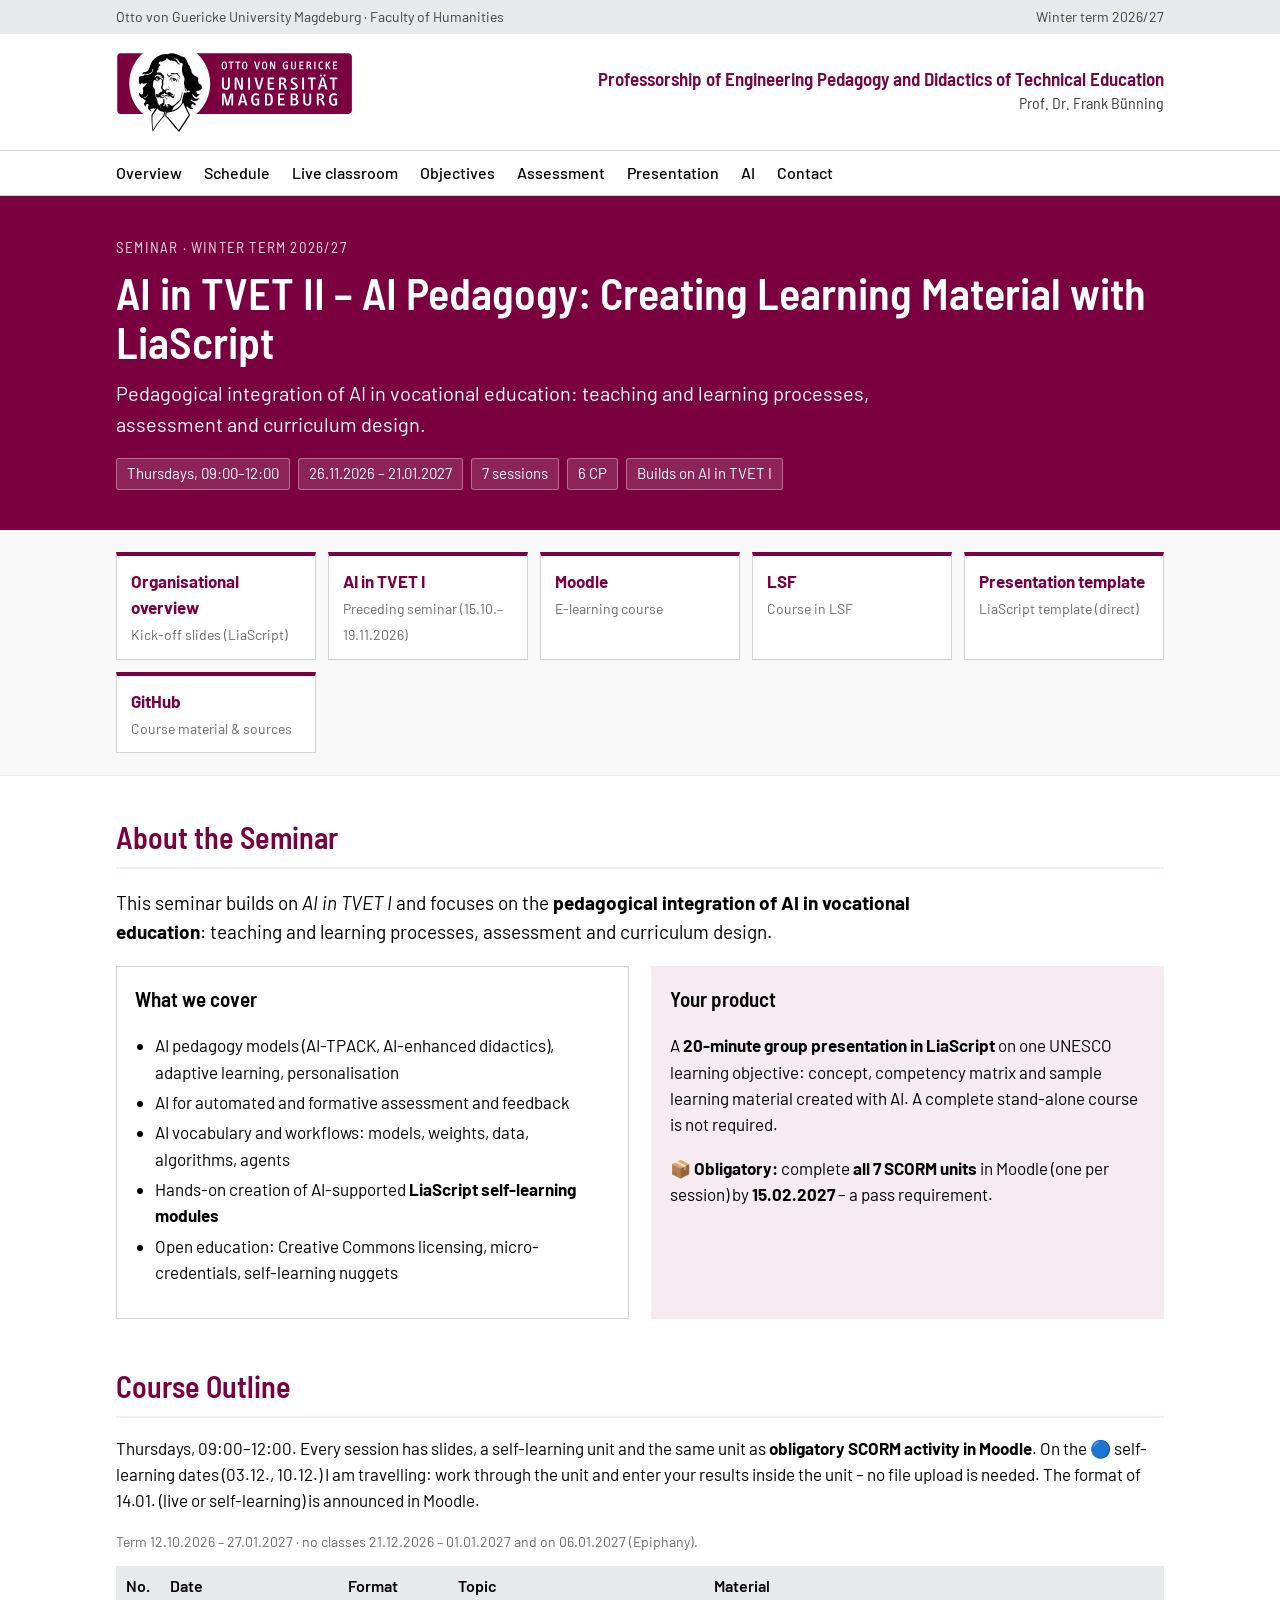
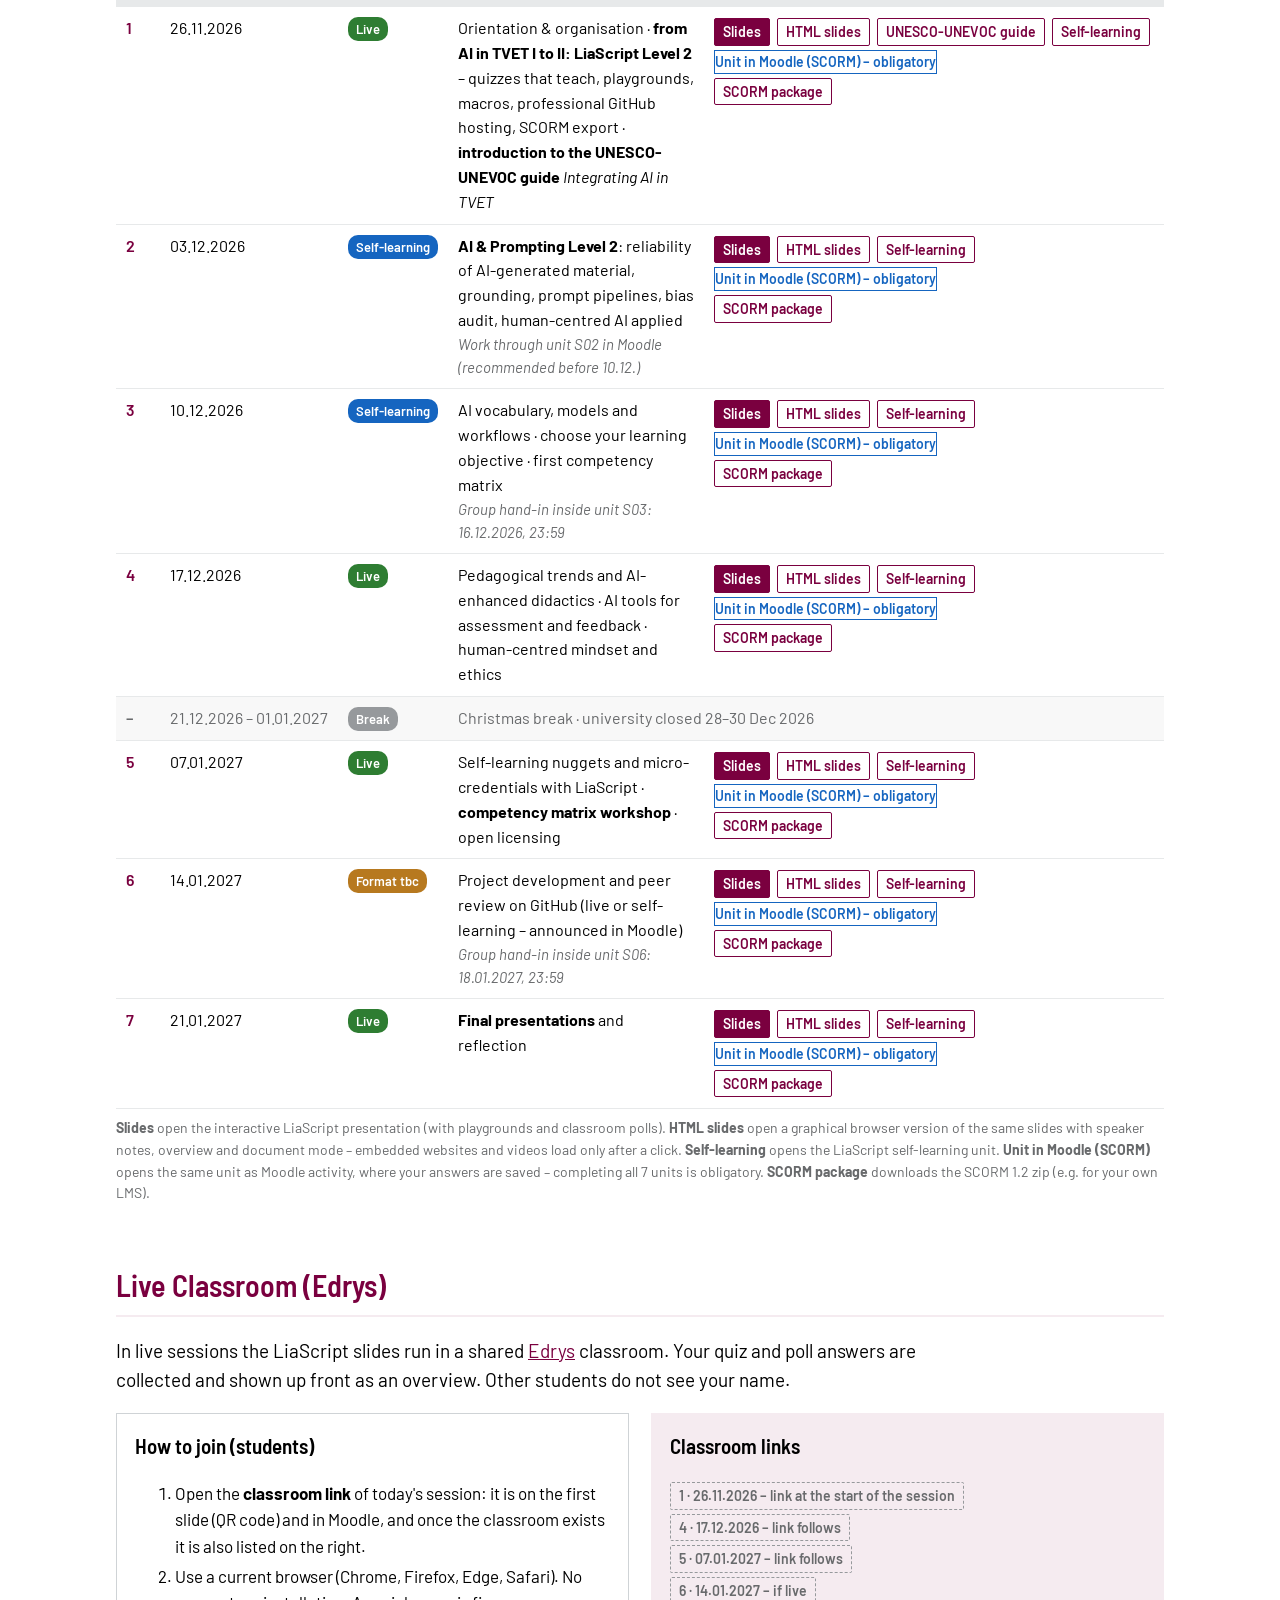
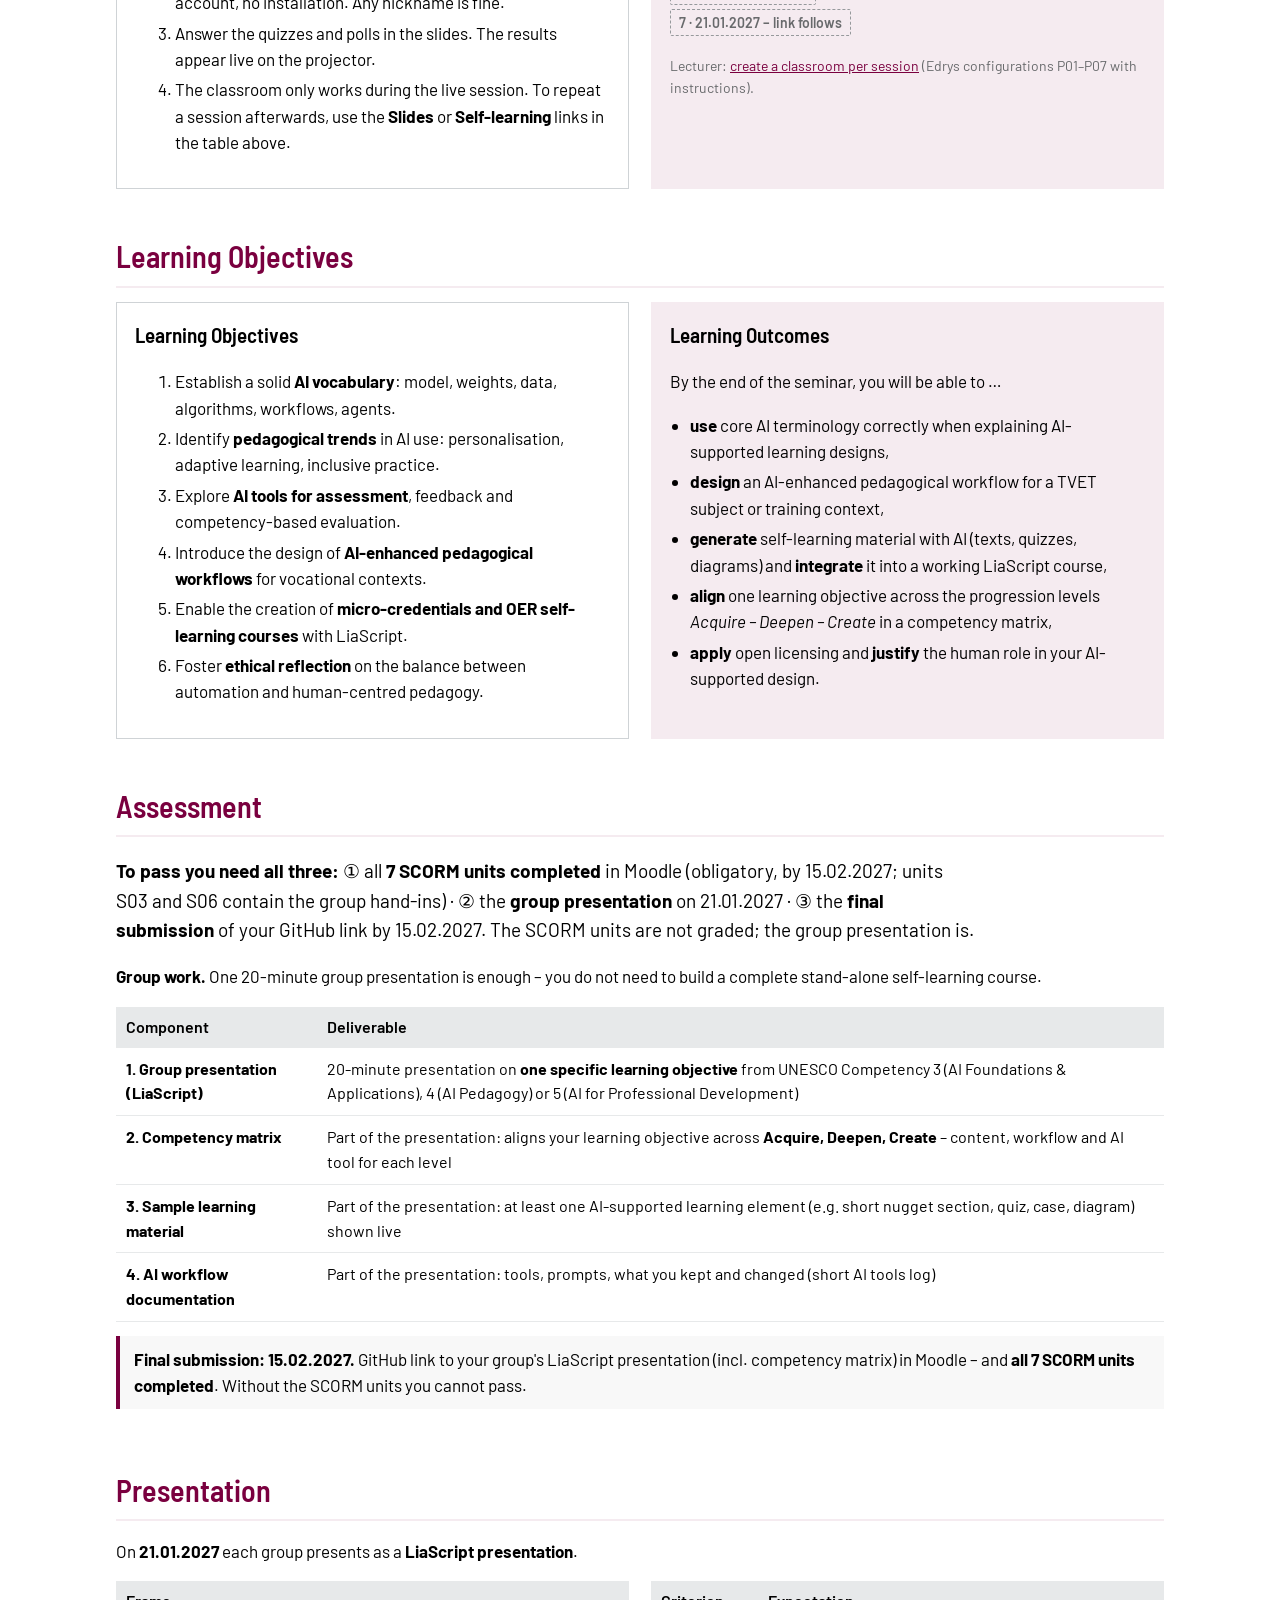
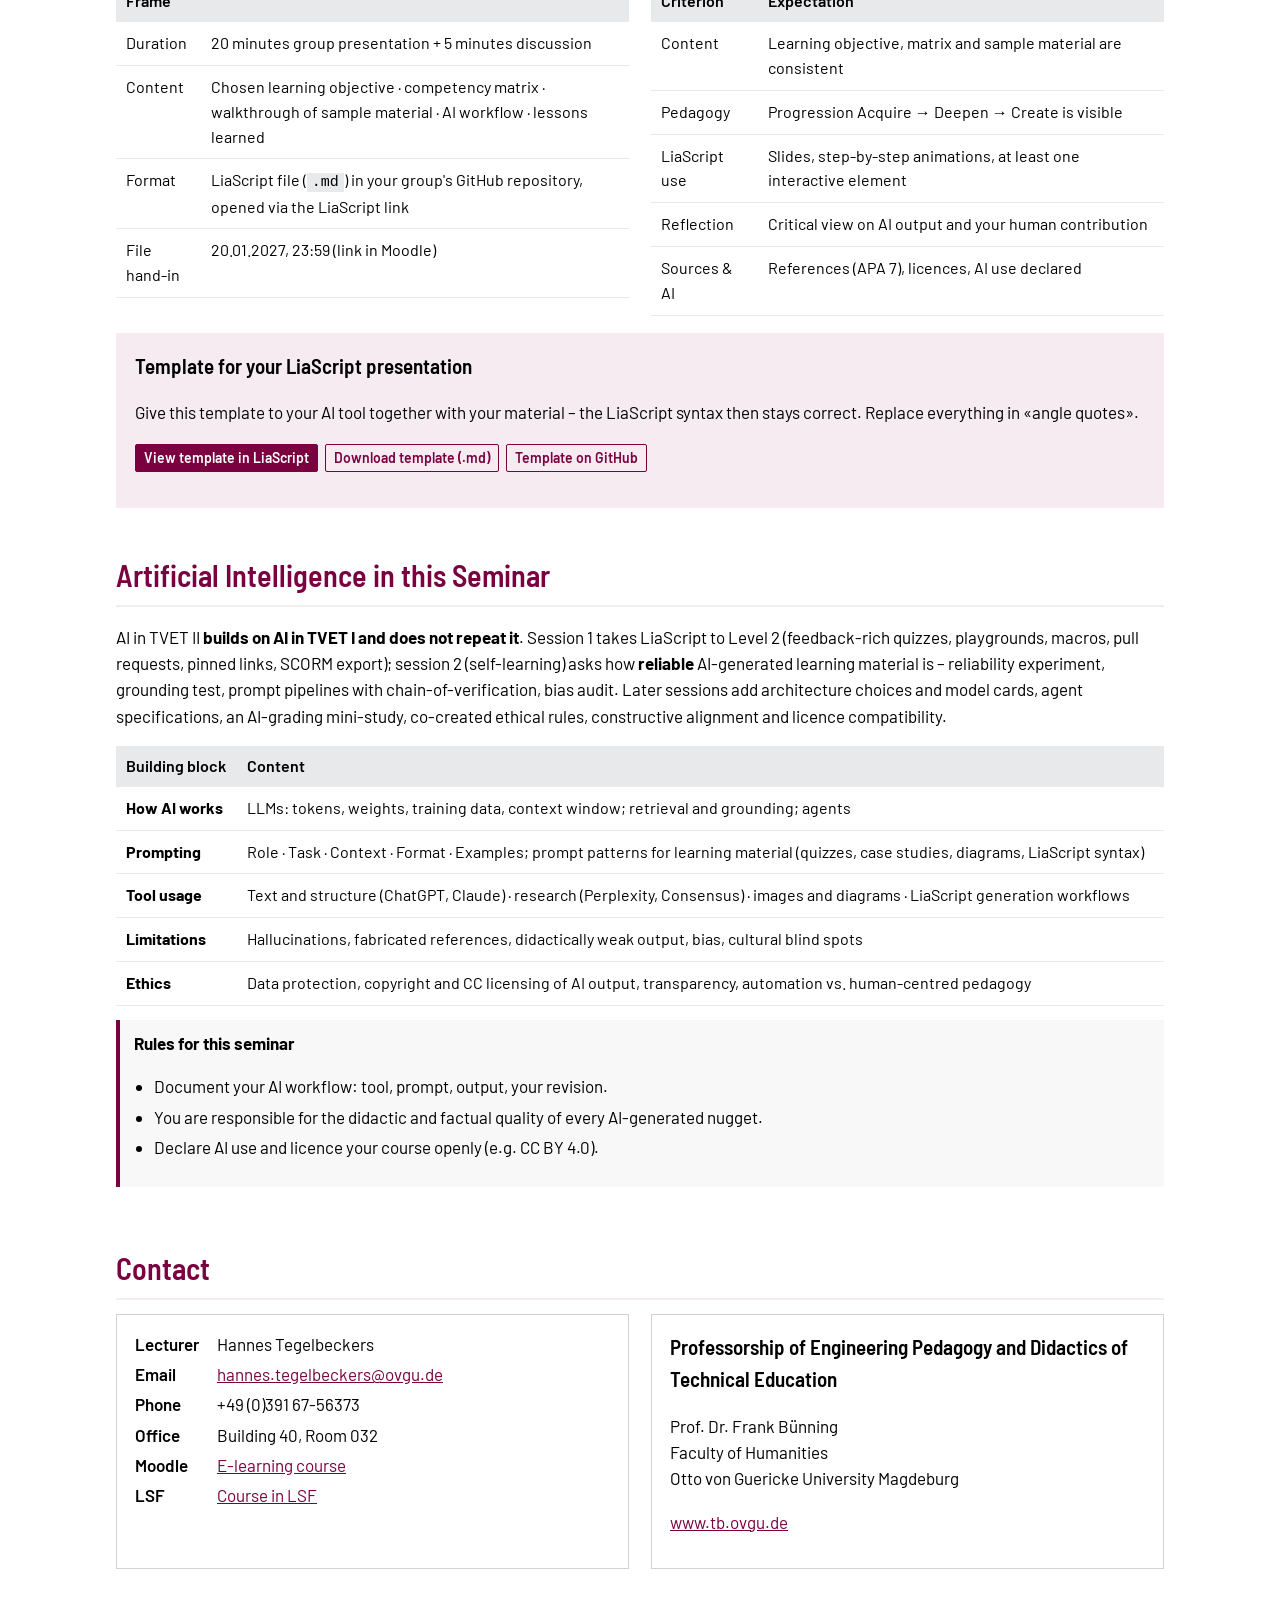
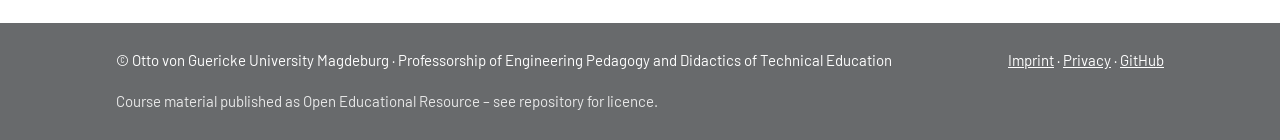
<file: index.html>
<!doctype html>
<html lang="en">
<head>
<meta charset="utf-8">
<meta name="viewport" content="width=device-width, initial-scale=1">
<title>AI in TVET II · OVGU</title>
<meta name="description" content="Course website of the seminar AI in TVET II – AI Pedagogy: Creating Learning Material with LiaScript, winter term 2026/27, OVGU Magdeburg">
<link rel="icon" href="assets/ovgu_logo.svg" type="image/svg+xml">
<link rel="preconnect" href="https://fonts.googleapis.com">
<link rel="preconnect" href="https://fonts.gstatic.com" crossorigin>
<link href="https://fonts.googleapis.com/css2?family=Barlow:wght@400;500;600&family=Barlow+Semi+Condensed:wght@500;600&display=swap" rel="stylesheet">
<link rel="stylesheet" href="assets/style.css">
</head>
<body>
<div class="topbar"><div class="wrap">
  <span><a href="https://www.ovgu.de" target="_blank" rel="noopener">Otto von Guericke University Magdeburg</a> · Faculty of Humanities</span>
  <span>Winter term 2026/27</span>
</div></div>
<header class="site"><div class="wrap">
  <a class="logo" href="https://www.ovgu.de" target="_blank" rel="noopener"><img src="assets/ovgu_logo.svg" alt="Logo der Otto-von-Guericke-Universität Magdeburg"></a>
  <a class="chair" href="https://www.tb.ovgu.de" target="_blank" rel="noopener">
    <div class="name">Professorship of Engineering Pedagogy and Didactics of Technical Education</div>
    <div class="prof">Prof. Dr. Frank Bünning</div>
  </a>
</div></header>
<nav class="main" aria-label="Seitennavigation"><div class="wrap"><a href="#ueberblick">Overview</a><a href="#sitzungen">Schedule</a><a href="#classroom">Live classroom</a><a href="#ziele">Objectives</a><a href="#pruefung">Assessment</a><a href="#praesentation">Presentation</a><a href="#ki">AI</a><a href="#kontakt">Contact</a></div></nav>

<div class="hero"><div class="wrap">
  <div class="kicker">Seminar · Winter term 2026/27</div>
  <h1>AI in TVET II – AI Pedagogy: Creating Learning Material with LiaScript</h1>
  <p class="sub">Pedagogical integration of AI in vocational education: teaching and learning processes, assessment and curriculum design.</p>
  <div class="chips"><span class="chip">Thursdays, 09:00–12:00</span><span class="chip">26.11.2026 – 21.01.2027</span><span class="chip">7 sessions</span><span class="chip">6 CP</span><span class="chip">Builds on AI in TVET I</span></div>
  
</div></div>

<div class="quick"><div class="wrap"><a class="qbtn" href="https://liascript.github.io/course/?https://raw.githubusercontent.com/OVGU-VET-TechEd/AI_in_TVET_II_WiSe_2026_2027/main/AI_in_TVET_II_WiSe_2026_2027/00_Organisation/organisational_overview_slide_AI_in_TVET_II.md" target="_blank" rel="noopener"><strong>Organisational overview</strong><span>Kick-off slides (LiaScript)</span></a><a class="qbtn" href="https://ovgu-vet-teched.github.io/AI_in_TVET_I_WiSe_2026_2027/" target="_blank" rel="noopener"><strong>AI in TVET I</strong><span>Preceding seminar (15.10.–19.11.2026)</span></a><a class="qbtn" href="https://elearning.ovgu.de/course/view.php?id=21949" target="_blank" rel="noopener"><strong>Moodle</strong><span>E-learning course</span></a><a class="qbtn" href="https://lsf.ovgu.de/qislsf/rds?state=verpublish&status=init&vmfile=no&moduleCall=webInfo&publishConfFile=webInfo&publishSubDir=veranstaltung&veranstaltung.veranstid=238828" target="_blank" rel="noopener"><strong>LSF</strong><span>Course in LSF</span></a><a class="qbtn" href="https://liascript.github.io/course/?https://raw.githubusercontent.com/OVGU-VET-TechEd/AI_in_TVET_II_WiSe_2026_2027/main/AI_in_TVET_II_WiSe_2026_2027/00_Organisation/Template_LiaScript_Presentation.md" target="_blank" rel="noopener"><strong>Presentation template</strong><span>LiaScript template (direct)</span></a><a class="qbtn" href="https://github.com/OVGU-VET-TechEd/AI_in_TVET_II_WiSe_2026_2027" target="_blank" rel="noopener"><strong>GitHub</strong><span>Course material & sources</span></a></div></div>

<main class="wrap">
<section id="ueberblick">
  <h2>About the Seminar</h2>
  <p class="lead">This seminar builds on <i>AI in TVET I</i> and focuses on the <b>pedagogical integration of AI in vocational education</b>: teaching and learning processes, assessment and curriculum design.</p>
<div class="grid2">
  <div class="card"><h3>What we cover</h3><ul class="check">
    <li>AI pedagogy models (AI-TPACK, AI-enhanced didactics), adaptive learning, personalisation</li>
    <li>AI for automated and formative assessment and feedback</li>
    <li>AI vocabulary and workflows: models, weights, data, algorithms, agents</li>
    <li>Hands-on creation of AI-supported <b>LiaScript self-learning modules</b></li>
    <li>Open education: Creative Commons licensing, micro-credentials, self-learning nuggets</li></ul></div>
  <div class="card tint"><h3>Your product</h3><p>A <b>20-minute group presentation in LiaScript</b> on one UNESCO learning objective: concept, competency matrix and sample learning material created with AI. A complete stand-alone course is not required.</p><p><b>📦 Obligatory:</b> complete <b>all 7 SCORM units</b> in Moodle (one per session) by <b>15.02.2027</b> – a pass requirement.</p></div>
</div>
</section>

<section id="sitzungen">
  <h2>Course Outline</h2>
  <p>Thursdays, 09:00–12:00. Every session has slides, a self-learning unit and the same unit as <b>obligatory SCORM activity in Moodle</b>. On the 🔵 self-learning dates (03.12., 10.12.) I am travelling: work through the unit and enter your results inside the unit – no file upload is needed. The format of 14.01. (live or self-learning) is announced in Moodle.</p><p class="legend">Term 12.10.2026 – 27.01.2027 · no classes 21.12.2026 – 01.01.2027 and on 06.01.2027 (Epiphany).</p>
  <div class="table-scroll"><table>
    <thead><tr><th>No.</th><th>Date</th><th>Format</th><th>Topic</th><th>Material</th></tr></thead>
    <tbody><tr><td class="no">1</td><td class="date">26.11.2026</td><td><span class="badge live">Live</span></td><td>Orientation &amp; organisation · <b>from AI in TVET I to II: LiaScript Level 2</b> – quizzes that teach, playgrounds, macros, professional GitHub hosting, SCORM export · <b>introduction to the UNESCO-UNEVOC guide</b> <i>Integrating AI in TVET</i></td><td class="links"><a class="lia solid" href="https://liascript.github.io/course/?https://raw.githubusercontent.com/OVGU-VET-TechEd/AI_in_TVET_II_WiSe_2026_2027/main/AI_in_TVET_II_WiSe_2026_2027/01_Kick-off_and_LiaScript_Live/P01_Kick-off_UNESCO_Guide_LiaScript_Live.md" target="_blank" rel="noopener" title="Session slides including the introduction to the UNESCO-UNEVOC practical guide">Slides</a> <a class="lia" href="AI_in_TVET_II_WiSe_2026_2027/01_Kick-off_and_LiaScript_Live/P01_Kick-off_UNESCO_Guide_LiaScript_Live.html" target="_blank" rel="noopener" title="Graphical HTML version of the session slides">HTML slides</a> <a class="lia" href="https://doi.org/10.64043/BOWG1644" target="_blank" rel="noopener" title="Yang, Wu &amp; Tegelbeckers (2026): Integrating AI in TVET – A practical guide for institutions. UNESCO / UNESCO-UNEVOC, open access">UNESCO-UNEVOC guide</a> <a class="lia" href="https://liascript.github.io/course/?https://raw.githubusercontent.com/OVGU-VET-TechEd/AI_in_TVET_II_WiSe_2026_2027/main/AI_in_TVET_II_WiSe_2026_2027/01_Kick-off_and_LiaScript_Live/S01_Kick-off_LiaScript_Live.md" target="_blank" rel="noopener">Self-learning</a><a class="lia moodle" href="https://elearning.ovgu.de/course/section.php?id=202215" target="_blank" rel="noopener">Unit in Moodle (SCORM) – obligatory</a> <a class="lia" href="AI_in_TVET_II_WiSe_2026_2027/01_Kick-off_and_LiaScript_Live/S01_Kick-off_LiaScript_Live_SCORM.zip" download title="SCORM 1.2 package of the self-learning unit">SCORM package</a></td></tr><tr><td class="no">2</td><td class="date">03.12.2026</td><td><span class="badge self">Self-learning</span></td><td><b>AI &amp; Prompting Level 2</b>: reliability of AI-generated material, grounding, prompt pipelines, bias audit, human-centred AI applied<span class="q">Work through unit S02 in Moodle (recommended before 10.12.)</span></td><td class="links"><a class="lia solid" href="https://liascript.github.io/course/?https://raw.githubusercontent.com/OVGU-VET-TechEd/AI_in_TVET_II_WiSe_2026_2027/main/AI_in_TVET_II_WiSe_2026_2027/02_Introduction_AI_and_Prompting/P02_Introduction_AI_Prompting.md" target="_blank" rel="noopener">Slides</a> <a class="lia" href="AI_in_TVET_II_WiSe_2026_2027/02_Introduction_AI_and_Prompting/P02_Introduction_AI_Prompting.html" target="_blank" rel="noopener" title="Graphical HTML version of the session slides">HTML slides</a> <a class="lia" href="https://liascript.github.io/course/?https://raw.githubusercontent.com/OVGU-VET-TechEd/AI_in_TVET_II_WiSe_2026_2027/main/AI_in_TVET_II_WiSe_2026_2027/02_Introduction_AI_and_Prompting/S02_Introduction_AI_Prompting.md" target="_blank" rel="noopener">Self-learning</a><a class="lia moodle" href="https://elearning.ovgu.de/course/section.php?id=202215" target="_blank" rel="noopener">Unit in Moodle (SCORM) – obligatory</a> <a class="lia" href="AI_in_TVET_II_WiSe_2026_2027/02_Introduction_AI_and_Prompting/S02_Introduction_AI_Prompting_SCORM.zip" download title="SCORM 1.2 package of the self-learning unit">SCORM package</a></td></tr><tr><td class="no">3</td><td class="date">10.12.2026</td><td><span class="badge self">Self-learning</span></td><td>AI vocabulary, models and workflows · choose your learning objective · first competency matrix<span class="q">Group hand-in inside unit S03: 16.12.2026, 23:59</span></td><td class="links"><a class="lia solid" href="https://liascript.github.io/course/?https://raw.githubusercontent.com/OVGU-VET-TechEd/AI_in_TVET_II_WiSe_2026_2027/main/AI_in_TVET_II_WiSe_2026_2027/03_AI_Vocabulary_Models_and_Workflows/P03_AI_Vocabulary_Models_Workflows.md" target="_blank" rel="noopener">Slides</a> <a class="lia" href="AI_in_TVET_II_WiSe_2026_2027/03_AI_Vocabulary_Models_and_Workflows/P03_AI_Vocabulary_Models_Workflows.html" target="_blank" rel="noopener" title="Graphical HTML version of the session slides">HTML slides</a> <a class="lia" href="https://liascript.github.io/course/?https://raw.githubusercontent.com/OVGU-VET-TechEd/AI_in_TVET_II_WiSe_2026_2027/main/AI_in_TVET_II_WiSe_2026_2027/03_AI_Vocabulary_Models_and_Workflows/S03_AI_Vocabulary_Models_Workflows.md" target="_blank" rel="noopener">Self-learning</a><a class="lia moodle" href="https://elearning.ovgu.de/course/section.php?id=202215" target="_blank" rel="noopener">Unit in Moodle (SCORM) – obligatory</a> <a class="lia" href="AI_in_TVET_II_WiSe_2026_2027/03_AI_Vocabulary_Models_and_Workflows/S03_AI_Vocabulary_Models_Workflows_SCORM.zip" download title="SCORM 1.2 package of the self-learning unit">SCORM package</a></td></tr><tr><td class="no">4</td><td class="date">17.12.2026</td><td><span class="badge live">Live</span></td><td>Pedagogical trends and AI-enhanced didactics · AI tools for assessment and feedback · human-centred mindset and ethics</td><td class="links"><a class="lia solid" href="https://liascript.github.io/course/?https://raw.githubusercontent.com/OVGU-VET-TechEd/AI_in_TVET_II_WiSe_2026_2027/main/AI_in_TVET_II_WiSe_2026_2027/04_Pedagogy_Assessment_and_Ethics/P04_Pedagogy_Assessment_Ethics.md" target="_blank" rel="noopener">Slides</a> <a class="lia" href="AI_in_TVET_II_WiSe_2026_2027/04_Pedagogy_Assessment_and_Ethics/P04_Pedagogy_Assessment_Ethics.html" target="_blank" rel="noopener" title="Graphical HTML version of the session slides">HTML slides</a> <a class="lia" href="https://liascript.github.io/course/?https://raw.githubusercontent.com/OVGU-VET-TechEd/AI_in_TVET_II_WiSe_2026_2027/main/AI_in_TVET_II_WiSe_2026_2027/04_Pedagogy_Assessment_and_Ethics/S04_Pedagogy_Assessment_Ethics.md" target="_blank" rel="noopener">Self-learning</a><a class="lia moodle" href="https://elearning.ovgu.de/course/section.php?id=202215" target="_blank" rel="noopener">Unit in Moodle (SCORM) – obligatory</a> <a class="lia" href="AI_in_TVET_II_WiSe_2026_2027/04_Pedagogy_Assessment_and_Ethics/S04_Pedagogy_Assessment_Ethics_SCORM.zip" download title="SCORM 1.2 package of the self-learning unit">SCORM package</a></td></tr><tr class="pause"><td class="no">–</td><td class="date">21.12.2026 – 01.01.2027</td><td><span class="badge pause">Break</span></td><td colspan="2">Christmas break · university closed 28–30 Dec 2026</td></tr><tr><td class="no">5</td><td class="date">07.01.2027</td><td><span class="badge live">Live</span></td><td>Self-learning nuggets and micro-credentials with LiaScript · <b>competency matrix workshop</b> · open licensing</td><td class="links"><a class="lia solid" href="https://liascript.github.io/course/?https://raw.githubusercontent.com/OVGU-VET-TechEd/AI_in_TVET_II_WiSe_2026_2027/main/AI_in_TVET_II_WiSe_2026_2027/05_Nuggets_Microcredentials_and_Matrix/P05_Nuggets_Microcredentials_LiaScript.md" target="_blank" rel="noopener">Slides</a> <a class="lia" href="AI_in_TVET_II_WiSe_2026_2027/05_Nuggets_Microcredentials_and_Matrix/P05_Nuggets_Microcredentials_LiaScript.html" target="_blank" rel="noopener" title="Graphical HTML version of the session slides">HTML slides</a> <a class="lia" href="https://liascript.github.io/course/?https://raw.githubusercontent.com/OVGU-VET-TechEd/AI_in_TVET_II_WiSe_2026_2027/main/AI_in_TVET_II_WiSe_2026_2027/05_Nuggets_Microcredentials_and_Matrix/S05_Nuggets_Microcredentials_LiaScript.md" target="_blank" rel="noopener">Self-learning</a><a class="lia moodle" href="https://elearning.ovgu.de/course/section.php?id=202215" target="_blank" rel="noopener">Unit in Moodle (SCORM) – obligatory</a> <a class="lia" href="AI_in_TVET_II_WiSe_2026_2027/05_Nuggets_Microcredentials_and_Matrix/S05_Nuggets_Microcredentials_LiaScript_SCORM.zip" download title="SCORM 1.2 package of the self-learning unit">SCORM package</a></td></tr><tr><td class="no">6</td><td class="date">14.01.2027</td><td><span class="badge tbc">Format tbc</span></td><td>Project development and peer review on GitHub (live or self-learning – announced in Moodle)<span class="q">Group hand-in inside unit S06: 18.01.2027, 23:59</span></td><td class="links"><a class="lia solid" href="https://liascript.github.io/course/?https://raw.githubusercontent.com/OVGU-VET-TechEd/AI_in_TVET_II_WiSe_2026_2027/main/AI_in_TVET_II_WiSe_2026_2027/06_Project_Development_and_Peer_Review/P06_Project_Development_Peer_Review.md" target="_blank" rel="noopener">Slides</a> <a class="lia" href="AI_in_TVET_II_WiSe_2026_2027/06_Project_Development_and_Peer_Review/P06_Project_Development_Peer_Review.html" target="_blank" rel="noopener" title="Graphical HTML version of the session slides">HTML slides</a> <a class="lia" href="https://liascript.github.io/course/?https://raw.githubusercontent.com/OVGU-VET-TechEd/AI_in_TVET_II_WiSe_2026_2027/main/AI_in_TVET_II_WiSe_2026_2027/06_Project_Development_and_Peer_Review/S06_Project_Development_Peer_Review.md" target="_blank" rel="noopener">Self-learning</a><a class="lia moodle" href="https://elearning.ovgu.de/course/section.php?id=202215" target="_blank" rel="noopener">Unit in Moodle (SCORM) – obligatory</a> <a class="lia" href="AI_in_TVET_II_WiSe_2026_2027/06_Project_Development_and_Peer_Review/S06_Project_Development_Peer_Review_SCORM.zip" download title="SCORM 1.2 package of the self-learning unit">SCORM package</a></td></tr><tr><td class="no">7</td><td class="date">21.01.2027</td><td><span class="badge live">Live</span></td><td><b>Final presentations</b> and reflection</td><td class="links"><a class="lia solid" href="https://liascript.github.io/course/?https://raw.githubusercontent.com/OVGU-VET-TechEd/AI_in_TVET_II_WiSe_2026_2027/main/AI_in_TVET_II_WiSe_2026_2027/07_Final_Presentations_and_Reflection/P07_Final_Presentations_Reflection.md" target="_blank" rel="noopener">Slides</a> <a class="lia" href="AI_in_TVET_II_WiSe_2026_2027/07_Final_Presentations_and_Reflection/P07_Final_Presentations_Reflection.html" target="_blank" rel="noopener" title="Graphical HTML version of the session slides">HTML slides</a> <a class="lia" href="https://liascript.github.io/course/?https://raw.githubusercontent.com/OVGU-VET-TechEd/AI_in_TVET_II_WiSe_2026_2027/main/AI_in_TVET_II_WiSe_2026_2027/07_Final_Presentations_and_Reflection/S07_Final_Presentations_Reflection.md" target="_blank" rel="noopener">Self-learning</a><a class="lia moodle" href="https://elearning.ovgu.de/course/section.php?id=202215" target="_blank" rel="noopener">Unit in Moodle (SCORM) – obligatory</a> <a class="lia" href="AI_in_TVET_II_WiSe_2026_2027/07_Final_Presentations_and_Reflection/S07_Final_Presentations_Reflection_SCORM.zip" download title="SCORM 1.2 package of the self-learning unit">SCORM package</a></td></tr></tbody>
  </table></div>
  <p class="legend"><b>Slides</b> open the interactive LiaScript presentation (with playgrounds and classroom polls). <b>HTML slides</b> open a graphical browser version of the same slides with speaker notes, overview and document mode – embedded websites and videos load only after a click. <b>Self-learning</b> opens the LiaScript self-learning unit. <b>Unit in Moodle (SCORM)</b> opens the same unit as Moodle activity, where your answers are saved – completing all 7 units is obligatory. <b>SCORM package</b> downloads the SCORM 1.2 zip (e.g. for your own LMS).</p>

</section>

<section id="classroom">
  <h2>Live Classroom (Edrys)</h2>
  <p class="lead">In live sessions the LiaScript slides run in a shared <a href="https://edrys-labs.github.io" target="_blank" rel="noopener">Edrys</a> classroom. Your quiz and poll answers are collected and shown up front as an overview. Other students do not see your name.</p>
  <div class="grid2">
    <div class="card"><h3>How to join (students)</h3><ol>
      <li>Open the <b>classroom link</b> of today's session: it is on the first slide (QR code) and in Moodle, and once the classroom exists it is also listed on the right.</li>
      <li>Use a current browser (Chrome, Firefox, Edge, Safari). No account, no installation. Any nickname is fine.</li>
      <li>Answer the quizzes and polls in the slides. The results appear live on the projector.</li>
      <li>The classroom only works during the live session. To repeat a session afterwards, use the <b>Slides</b> or <b>Self-learning</b> links in the table above.</li>
    </ol></div>
    <div class="card tint"><h3>Classroom links</h3>
      <!-- Paste the classroom link (https://edrys-labs.github.io/?/classroom/…) into an <a href> and change class "lia soon" to "lia solid" once the classroom has been created. -->
      <p><span class="lia soon" title="The link appears here once the classroom has been created">1 · 26.11.2026 – link at the start of the session</span><br>
      <span class="lia soon">4 · 17.12.2026 – link follows</span><br>
      <span class="lia soon">5 · 07.01.2027 – link follows</span><br>
      <span class="lia soon">6 · 14.01.2027 – if live</span><br>
      <span class="lia soon">7 · 21.01.2027 – link follows</span></p>
      <p class="legend">Lecturer: <a href="https://github.com/OVGU-VET-TechEd/AI_in_TVET_II_WiSe_2026_2027/tree/main/edrys" target="_blank" rel="noopener">create a classroom per session</a> (Edrys configurations P01–P07 with instructions).</p>
    </div>
  </div>
</section>

<section id="ziele">
  <h2>Learning Objectives</h2>
  <div class="grid2">
    <div class="card"><h3>Learning Objectives</h3><ol><li>Establish a solid <b>AI vocabulary</b>: model, weights, data, algorithms, workflows, agents.</li><li>Identify <b>pedagogical trends</b> in AI use: personalisation, adaptive learning, inclusive practice.</li><li>Explore <b>AI tools for assessment</b>, feedback and competency-based evaluation.</li><li>Introduce the design of <b>AI-enhanced pedagogical workflows</b> for vocational contexts.</li><li>Enable the creation of <b>micro-credentials and OER self-learning courses</b> with LiaScript.</li><li>Foster <b>ethical reflection</b> on the balance between automation and human-centred pedagogy.</li></ol></div>
    <div class="card tint"><h3>Learning Outcomes</h3><p>By the end of the seminar, you will be able to …</p><ul class="check"><li><b>use</b> core AI terminology correctly when explaining AI-supported learning designs,</li><li><b>design</b> an AI-enhanced pedagogical workflow for a TVET subject or training context,</li><li><b>generate</b> self-learning material with AI (texts, quizzes, diagrams) and <b>integrate</b> it into a working LiaScript course,</li><li><b>align</b> one learning objective across the progression levels <i>Acquire – Deepen – Create</i> in a competency matrix,</li><li><b>apply</b> open licensing and <b>justify</b> the human role in your AI-supported design.</li></ul></div>
  </div>
</section>

<section id="pruefung">
  <h2>Assessment</h2>
  <p class="lead"><b>To pass you need all three:</b> ① all <b>7 SCORM units completed</b> in Moodle (obligatory, by 15.02.2027; units S03 and S06 contain the group hand-ins) · ② the <b>group presentation</b> on 21.01.2027 · ③ the <b>final submission</b> of your GitHub link by 15.02.2027. The SCORM units are not graded; the group presentation is.</p><p><b>Group work.</b> One 20-minute group presentation is enough – you do not need to build a complete stand-alone self-learning course.</p><div class="table-scroll"><table><thead><tr><th>Component</th><th>Deliverable</th></tr></thead><tbody><tr><td><b>1. Group presentation (LiaScript)</b></td><td>20-minute presentation on <b>one specific learning objective</b> from UNESCO Competency 3 (AI Foundations & Applications), 4 (AI Pedagogy) or 5 (AI for Professional Development)</td></tr><tr><td><b>2. Competency matrix</b></td><td>Part of the presentation: aligns your learning objective across <b>Acquire, Deepen, Create</b> – content, workflow and AI tool for each level</td></tr><tr><td><b>3. Sample learning material</b></td><td>Part of the presentation: at least one AI-supported learning element (e.g. short nugget section, quiz, case, diagram) shown live</td></tr><tr><td><b>4. AI workflow documentation</b></td><td>Part of the presentation: tools, prompts, what you kept and changed (short AI tools log)</td></tr></tbody></table></div><div class="note"><b>Final submission: 15.02.2027.</b> GitHub link to your group's LiaScript presentation (incl. competency matrix) in Moodle – and <b>all 7 SCORM units completed</b>. Without the SCORM units you cannot pass.</div>
</section>

<section id="praesentation">
  <h2>Presentation</h2>
  <p>On <b>21.01.2027</b> each group presents as a <b>LiaScript presentation</b>.</p><div class="grid2"><div><div class="table-scroll"><table><thead><tr><th>Frame</th><th></th></tr></thead><tbody><tr><td>Duration</td><td>20 minutes group presentation + 5 minutes discussion</td></tr><tr><td>Content</td><td>Chosen learning objective · competency matrix · walkthrough of sample material · AI workflow · lessons learned</td></tr><tr><td>Format</td><td>LiaScript file (<code>.md</code>) in your group's GitHub repository, opened via the LiaScript link</td></tr><tr><td>File hand-in</td><td>20.01.2027, 23:59 (link in Moodle)</td></tr></tbody></table></div></div><div><div class="table-scroll"><table><thead><tr><th>Criterion</th><th>Expectation</th></tr></thead><tbody><tr><td>Content</td><td>Learning objective, matrix and sample material are consistent</td></tr><tr><td>Pedagogy</td><td>Progression Acquire → Deepen → Create is visible</td></tr><tr><td>LiaScript use</td><td>Slides, step-by-step animations, at least one interactive element</td></tr><tr><td>Reflection</td><td>Critical view on AI output and your human contribution</td></tr><tr><td>Sources & AI</td><td>References (APA 7), licences, AI use declared</td></tr></tbody></table></div></div></div><p></p>
  <div class="card tint">
    <h3>Template for your LiaScript presentation</h3>
    <p>Give this template to your AI tool together with your material – the LiaScript syntax then stays correct. Replace everything in «angle quotes».</p>
    <p>
      <a class="lia solid" href="https://liascript.github.io/course/?https://raw.githubusercontent.com/OVGU-VET-TechEd/AI_in_TVET_II_WiSe_2026_2027/main/AI_in_TVET_II_WiSe_2026_2027/00_Organisation/Template_LiaScript_Presentation.md" target="_blank" rel="noopener">View template in LiaScript</a>
      <a class="lia" href="https://raw.githubusercontent.com/OVGU-VET-TechEd/AI_in_TVET_II_WiSe_2026_2027/main/AI_in_TVET_II_WiSe_2026_2027/00_Organisation/Template_LiaScript_Presentation.md" download>Download template (.md)</a>
      <a class="lia" href="https://github.com/OVGU-VET-TechEd/AI_in_TVET_II_WiSe_2026_2027/blob/main/AI_in_TVET_II_WiSe_2026_2027/00_Organisation/Template_LiaScript_Presentation.md" target="_blank" rel="noopener">Template on GitHub</a>
    </p>
    
  </div>
</section>

<section id="ki">
  <h2>Artificial Intelligence in this Seminar</h2>
  <p>AI in TVET II <b>builds on AI in TVET I and does not repeat it</b>. Session 1 takes LiaScript to Level 2 (feedback-rich quizzes, playgrounds, macros, pull requests, pinned links, SCORM export); session 2 (self-learning) asks how <b>reliable</b> AI-generated learning material is – reliability experiment, grounding test, prompt pipelines with chain-of-verification, bias audit. Later sessions add architecture choices and model cards, agent specifications, an AI-grading mini-study, co-created ethical rules, constructive alignment and licence compatibility.</p><div class="table-scroll"><table><thead><tr><th>Building block</th><th>Content</th></tr></thead><tbody><tr><td><b>How AI works</b></td><td>LLMs: tokens, weights, training data, context window; retrieval and grounding; agents</td></tr><tr><td><b>Prompting</b></td><td>Role · Task · Context · Format · Examples; prompt patterns for learning material (quizzes, case studies, diagrams, LiaScript syntax)</td></tr><tr><td><b>Tool usage</b></td><td>Text and structure (ChatGPT, Claude) · research (Perplexity, Consensus) · images and diagrams · LiaScript generation workflows</td></tr><tr><td><b>Limitations</b></td><td>Hallucinations, fabricated references, didactically weak output, bias, cultural blind spots</td></tr><tr><td><b>Ethics</b></td><td>Data protection, copyright and CC licensing of AI output, transparency, automation vs. human-centred pedagogy</td></tr></tbody></table></div><div class="note"><b>Rules for this seminar</b><ul class="check">
<li>Document your AI workflow: tool, prompt, output, your revision.</li>
<li>You are responsible for the didactic and factual quality of every AI-generated nugget.</li>
<li>Declare AI use and licence your course openly (e.g. CC BY 4.0).</li></ul></div>
</section>

<section id="kontakt" class="contact">
  <h2>Contact</h2>
  <div class="grid2">
    <div class="card"><dl><dt>Lecturer</dt><dd>Hannes Tegelbeckers</dd><dt>Email</dt><dd><a href="mailto:hannes.tegelbeckers@ovgu.de">hannes.tegelbeckers@ovgu.de</a></dd><dt>Phone</dt><dd>+49 (0)391 67-56373</dd><dt>Office</dt><dd>Building 40, Room 032</dd><dt>Moodle</dt><dd><a href="https://elearning.ovgu.de/course/view.php?id=21949">E-learning course</a></dd><dt>LSF</dt><dd><a href="https://lsf.ovgu.de/qislsf/rds?state=verpublish&status=init&vmfile=no&moduleCall=webInfo&publishConfFile=webInfo&publishSubDir=veranstaltung&veranstaltung.veranstid=238828">Course in LSF</a></dd></dl></div>
    <div class="card"><h3>Professorship of Engineering Pedagogy and Didactics of Technical Education</h3><p>Prof. Dr. Frank Bünning<br>Faculty of Humanities<br>Otto von Guericke University Magdeburg</p>
      <p><a href="https://www.tb.ovgu.de" target="_blank" rel="noopener">www.tb.ovgu.de</a></p></div>
  </div>
</section>
</main>

<footer class="site"><div class="wrap">
  <span>© Otto von Guericke University Magdeburg · Professorship of Engineering Pedagogy and Didactics of Technical Education</span>
  <span><a href="https://www.ovgu.de/impressum" target="_blank" rel="noopener">Imprint</a> · <a href="https://www.ovgu.de/datenschutz" target="_blank" rel="noopener">Privacy</a> · <a href="https://github.com/OVGU-VET-TechEd/AI_in_TVET_II_WiSe_2026_2027" target="_blank" rel="noopener">GitHub</a></span>
  <span style="flex-basis:100%;opacity:.85">Course material published as Open Educational Resource – see repository for licence.</span>
</div></footer>
</body>
</html>
</file>
<file: assets/style.css>
/* OVGU-inspired course site – colours from www.ovgu.de corporate theme */
:root {
  --main: #7a003f;          /* OVGU Weinrot */
  --main-dark: #5c002f;
  --second: #bc7f9f;
  --third: #f5ebf0;
  --grey-1: #3e3f40;
  --grey-2: #686a6c;
  --grey-3: #96999c;
  --grey-4: #cfd3d6;
  --grey-5: #e7e9ea;
  --grey-6: #f8f8f8;
  --live: #2e7d32;
  --self: #1565c0;
  --excursion: #e65100;
  --pause: #96999c;
  --content-width: 1080px;
}

* { box-sizing: border-box; }
html { scroll-behavior: smooth; }
body {
  margin: 0;
  overflow-wrap: anywhere;
  font-family: "Barlow", "Helvetica Neue", Arial, sans-serif;
  font-size: 17px;
  line-height: 1.55;
  color: #000;
  background: #fff;
}
a { color: var(--main); }
a:hover { color: var(--main-dark); }
.wrap { max-width: var(--content-width); margin: 0 auto; padding: 0 16px; }

/* top bar + header */
.topbar { background: var(--grey-5); font-size: 14px; color: var(--grey-1); }
.topbar .wrap { display: flex; justify-content: space-between; gap: 12px; flex-wrap: wrap; padding-top: 6px; padding-bottom: 6px; }
.topbar a { color: var(--grey-1); text-decoration: none; }
.topbar a:hover { color: var(--main); }
header.site { border-bottom: 1px solid var(--grey-4); }
header.site .wrap { display: flex; align-items: center; justify-content: space-between; gap: 24px; padding-top: 18px; padding-bottom: 18px; flex-wrap: wrap; }
header.site .logo img { height: 80px; width: auto; display: block; }
header.site .chair { text-align: right; font-family: "Barlow Semi Condensed", "Barlow", sans-serif; }
header.site .chair .name { font-size: 19px; font-weight: 600; color: var(--main); line-height: 1.2; }
header.site .chair .prof { font-size: 16px; color: var(--grey-1); }
header.site a.chair { text-decoration: none; display: block; }
header.site a.chair:hover .name { text-decoration: underline; }

nav.main { background: #fff; border-bottom: 1px solid var(--grey-4); position: sticky; top: 0; z-index: 10; }
nav.main .wrap { display: flex; gap: 4px 22px; flex-wrap: wrap; padding-top: 10px; padding-bottom: 10px; }
nav.main a { color: #000; text-decoration: none; font-weight: 500; font-size: 16px; }
nav.main a:hover { color: var(--grey-3); }

/* hero */
.hero { background: var(--main); color: #fff; }
.hero .wrap { padding-top: 40px; padding-bottom: 40px; }
.hero .kicker { font-family: "Barlow Semi Condensed", sans-serif; text-transform: uppercase; letter-spacing: .08em; font-size: 15px; opacity: .85; }
.hero h1 { font-family: "Barlow Semi Condensed", sans-serif; font-weight: 600; font-size: clamp(28px, 4.5vw, 44px); line-height: 1.12; margin: 8px 0 12px; }
.hero .sub { font-size: 20px; margin: 0 0 18px; max-width: 820px; }
.chips { display: flex; flex-wrap: wrap; gap: 8px; }
.chip { background: rgba(255,255,255,.14); border: 1px solid rgba(255,255,255,.35); border-radius: 3px; padding: 3px 10px; font-size: 15px; }
.leitfrage { margin-top: 22px; border-left: 4px solid var(--second); padding: 6px 0 6px 14px; font-size: 19px; font-style: italic; max-width: 820px; }

/* quick links */
.quick { background: var(--grey-6); border-bottom: 1px solid var(--grey-5); }
.quick .wrap { display: grid; grid-template-columns: repeat(auto-fit, minmax(min(200px, 100%), 1fr)); gap: 12px; padding-top: 22px; padding-bottom: 22px; }
.qbtn { display: block; background: #fff; border: 1px solid var(--grey-4); border-top: 4px solid var(--main); padding: 12px 14px; text-decoration: none; color: #000; transition: border-color .3s, box-shadow .3s; }
.qbtn:hover { border-color: var(--main); box-shadow: 0 2px 8px rgba(122,0,63,.15); color: #000; }
.qbtn strong { display: block; color: var(--main); font-size: 17px; }
.qbtn span { font-size: 14px; color: var(--grey-2); }

/* sections */
main section { padding: 38px 0 6px; }
main h2 { font-family: "Barlow Semi Condensed", sans-serif; font-weight: 600; color: var(--main); font-size: 30px; margin: 0 0 14px; border-bottom: 2px solid var(--third); padding-bottom: 6px; }
main h3 { font-family: "Barlow Semi Condensed", sans-serif; font-weight: 600; font-size: 21px; margin: 22px 0 8px; }
.lead { font-size: 19px; max-width: 860px; }
.grid2 { display: grid; grid-template-columns: repeat(auto-fit, minmax(min(300px, 100%), 1fr)); gap: 22px; }
.grid3 { display: grid; grid-template-columns: repeat(auto-fit, minmax(min(240px, 100%), 1fr)); gap: 16px; }
.card { border: 1px solid var(--grey-4); background: #fff; padding: 16px 18px; }
.card.tint { background: var(--third); border-color: var(--third); }
.card h3 { margin-top: 0; }
.card .sessions { color: var(--grey-2); font-size: 15px; }

/* tables */
.table-scroll { overflow-x: auto; }
table { width: 100%; border-collapse: collapse; font-size: 16px; }
th { text-align: left; background: var(--grey-5); font-weight: 600; padding: 8px 10px; white-space: nowrap; }
td { padding: 9px 10px; border-bottom: 1px solid var(--grey-5); vertical-align: top; }
tr.pause td { color: var(--grey-2); background: var(--grey-6); }
td.no { font-weight: 600; color: var(--main); white-space: nowrap; }
td.date { white-space: nowrap; }
td .q { display: block; color: var(--grey-2); font-size: 15px; font-style: italic; }
td.links { white-space: nowrap; }
.badge { display: inline-block; font-size: 13px; font-weight: 600; padding: 2px 8px; border-radius: 10px; color: #fff; white-space: nowrap; }
.badge.live { background: var(--live); }
.badge.self { background: var(--self); }
.badge.excursion { background: var(--excursion); }
.badge.pause { background: var(--pause); }
.badge.tbc { background: #b7791f; }
.lia { display: inline-block; text-decoration: none; font-size: 14px; font-weight: 600; border: 1px solid var(--main); padding: 2px 8px; margin: 2px 4px 2px 0; border-radius: 2px; }
.lia:hover { background: var(--main); color: #fff; }
.lia.solid { background: var(--main); color: #fff; }
.lia.solid:hover { background: var(--main-dark); }
.lia.soon { border-style: dashed; color: var(--grey-2); border-color: var(--grey-3); }
.lia.soon:hover { background: var(--grey-5); color: #000; }
.lia.moodle { display: table; border-color: var(--self); color: var(--self); }
.lia.moodle:hover { background: var(--self); color: #fff; }
.legend { font-size: 14px; color: var(--grey-2); margin-top: 8px; }

ul.check { padding-left: 1.2em; }
ul.check li { margin: 4px 0; }
ol li { margin: 4px 0; }
.note { background: var(--grey-6); border-left: 4px solid var(--main); padding: 10px 14px; margin: 14px 0; }
code { background: var(--grey-5); padding: 1px 5px; font-size: 15px; }

.contact dl { display: grid; grid-template-columns: max-content 1fr; gap: 4px 18px; margin: 0; }
.contact dt { font-weight: 600; }
.contact dd { margin: 0; }

/* Berliner Modell map */
.map { display: grid; gap: 10px; }
.map .row { display: grid; grid-template-columns: repeat(auto-fit, minmax(min(200px, 100%), 1fr)); gap: 10px; }
.map .box { border: 1px solid var(--grey-4); padding: 10px 12px; background: #fff; }
.map .box.head { background: var(--main); color: #fff; border-color: var(--main); text-align: center; }
.map .box.synth { background: var(--third); border-color: var(--second); text-align: center; font-weight: 600; }
.map .box b { color: var(--main); display: block; }
.map .box.head b { color: #fff; }
.map .box small { color: var(--grey-2); }

footer.site { margin-top: 48px; background: var(--grey-2); color: #fff; font-size: 15px; }
footer.site .wrap { padding-top: 26px; padding-bottom: 26px; display: flex; justify-content: space-between; gap: 18px; flex-wrap: wrap; }
footer.site a { color: #fff; }

@media (max-width: 640px) {
  header.site .logo img { height: 60px; }
  header.site .chair { text-align: left; }
  body { font-size: 16px; }
}
</file>
